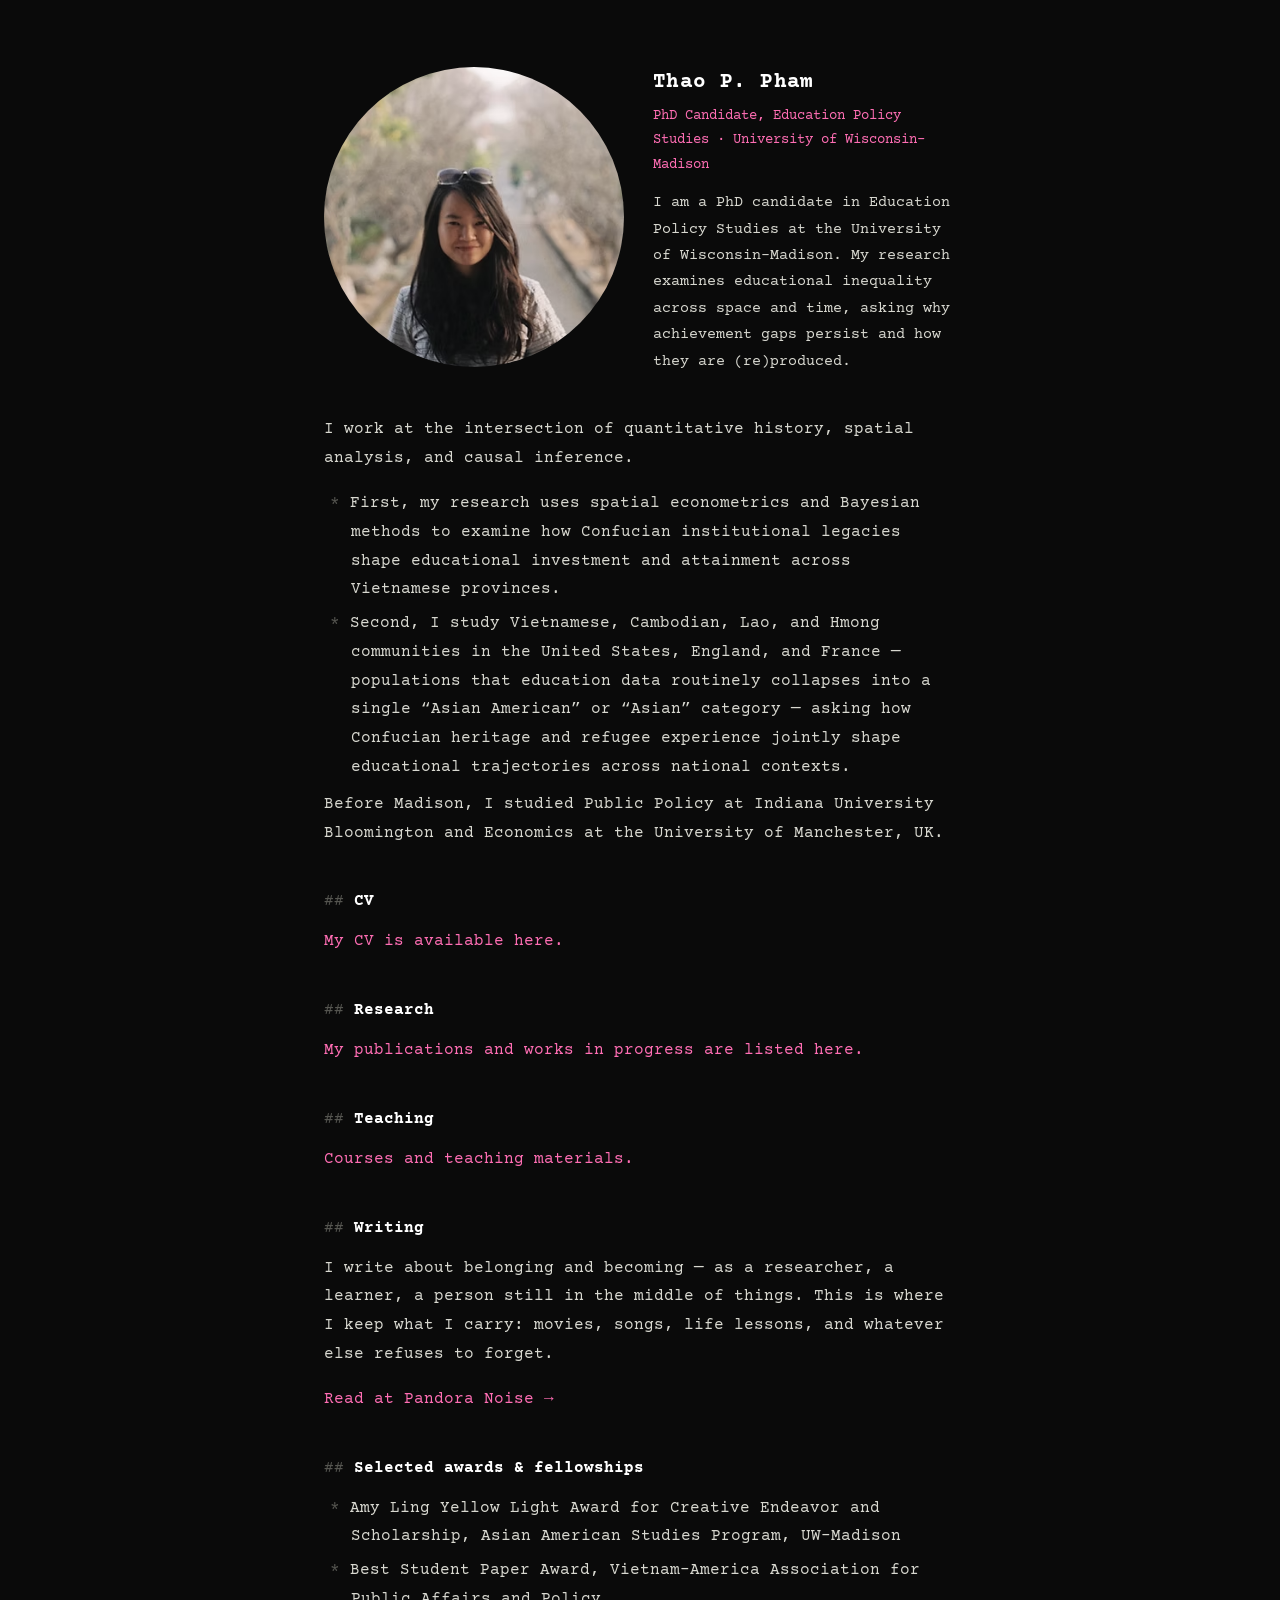
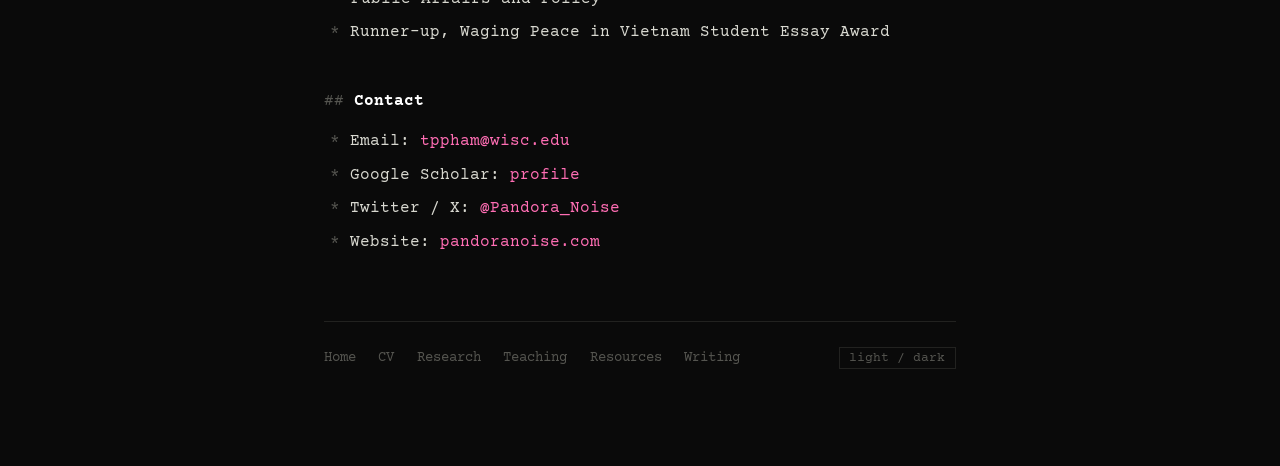
<file: index.html>
<!DOCTYPE html>
<html lang="en">
<head>
  <meta charset="UTF-8" />
  <meta name="viewport" content="width=device-width, initial-scale=1.0" />
  <title>Thao P. Pham</title>
  <link rel="preconnect" href="https://fonts.googleapis.com" />
  <link rel="preconnect" href="https://fonts.gstatic.com" crossorigin />
  <link rel="stylesheet" href="style.css" />
</head>
<body>

<div class="header-row">
  <img src="photo.jpg" alt="Thao P. Pham" class="header-photo" />
  <div class="header-text">
    <h1>Thao P. Pham</h1>
    <p class="title-line">PhD Candidate, Education Policy Studies &middot; University of Wisconsin&ndash;Madison</p>
    <p class="intro">
      I am a PhD candidate in Education Policy Studies at the University of Wisconsin&ndash;Madison. My research examines educational inequality across space and time, asking why achievement gaps persist and how they are (re)produced.
    </p>
  </div>
</div>

<p>I work at the intersection of quantitative history, spatial analysis, and causal inference.</p>
<ul>
  <li>First, my research uses spatial econometrics and Bayesian methods to examine how Confucian institutional legacies shape educational investment and attainment across Vietnamese provinces.</li>
  <li>Second, I study Vietnamese, Cambodian, Lao, and Hmong communities in the United States, England, and France &mdash; populations that education data routinely collapses into a single &ldquo;Asian American&rdquo; or &ldquo;Asian&rdquo; category &mdash; asking how Confucian heritage and refugee experience jointly shape educational trajectories across national contexts.</li>
</ul>
<p>
  Before Madison, I studied Public Policy at Indiana University Bloomington and Economics at the
  University of Manchester, UK.
</p>

<h3>CV</h3>
<p><a href="cv.pdf">My CV is available here.</a></p>

<h3>Research</h3>
<p><a href="research.html">My publications and works in progress are listed here.</a></p>

<h3>Teaching</h3>
<p><a href="teaching.html">Courses and teaching materials.</a></p>

<h3>Writing</h3>
<p>
I write about belonging and becoming — as a researcher, a learner, a person still in the middle of things. This is where I keep what I carry: movies, songs, life lessons, and whatever else refuses to forget.
<p><a href="https://www.pandoranoise.com/the-blog" target="_blank">Read at Pandora Noise &rarr;</a></p>
</p>

<h3> Selected awards &amp; fellowships</h3>
<ul>
  <li>Amy Ling Yellow Light Award for Creative Endeavor and Scholarship, Asian American Studies Program, UW&ndash;Madison</li>
  <li>Best Student Paper Award, Vietnam-America Association for Public Affairs and Policy</li>
  <li>Runner-up, Waging Peace in Vietnam Student Essay Award</li>
</ul>

<h3>Contact</h3>
<ul>
  <li>Email: <a href="mailto:tppham@wisc.edu">tppham@wisc.edu</a></li>
  <li>Google Scholar: <a href="https://scholar.google.com/citations?hl=vi&user=BHTfbCAAAAAJ" target="_blank">profile</a></li>
  <li>Twitter / X: <a href="https://x.com/Pandora_Noise" target="_blank">@Pandora_Noise</a></li>
  <li>Website: <a href="https://www.pandoranoise.com/" target="_blank">pandoranoise.com</a></li>
</ul>

<nav class="site-nav">
  <a href="index.html">Home</a>
  <a href="cv.pdf">CV</a>
  <a href="research.html">Research</a>
  <a href="teaching.html">Teaching</a>
  <a href="resources.html">Resources</a>
  <a href="blog.html">Writing</a>
  <button class="theme-toggle" onclick="toggleTheme()">light / dark</button>
</nav>

<script>
  (function(){ if(localStorage.getItem("theme")==="light") document.body.classList.add("light"); })();
  function toggleTheme(){ document.body.classList.toggle("light"); localStorage.setItem("theme", document.body.classList.contains("light")?"light":"dark"); }
</script>
</body>
</html>
</file>
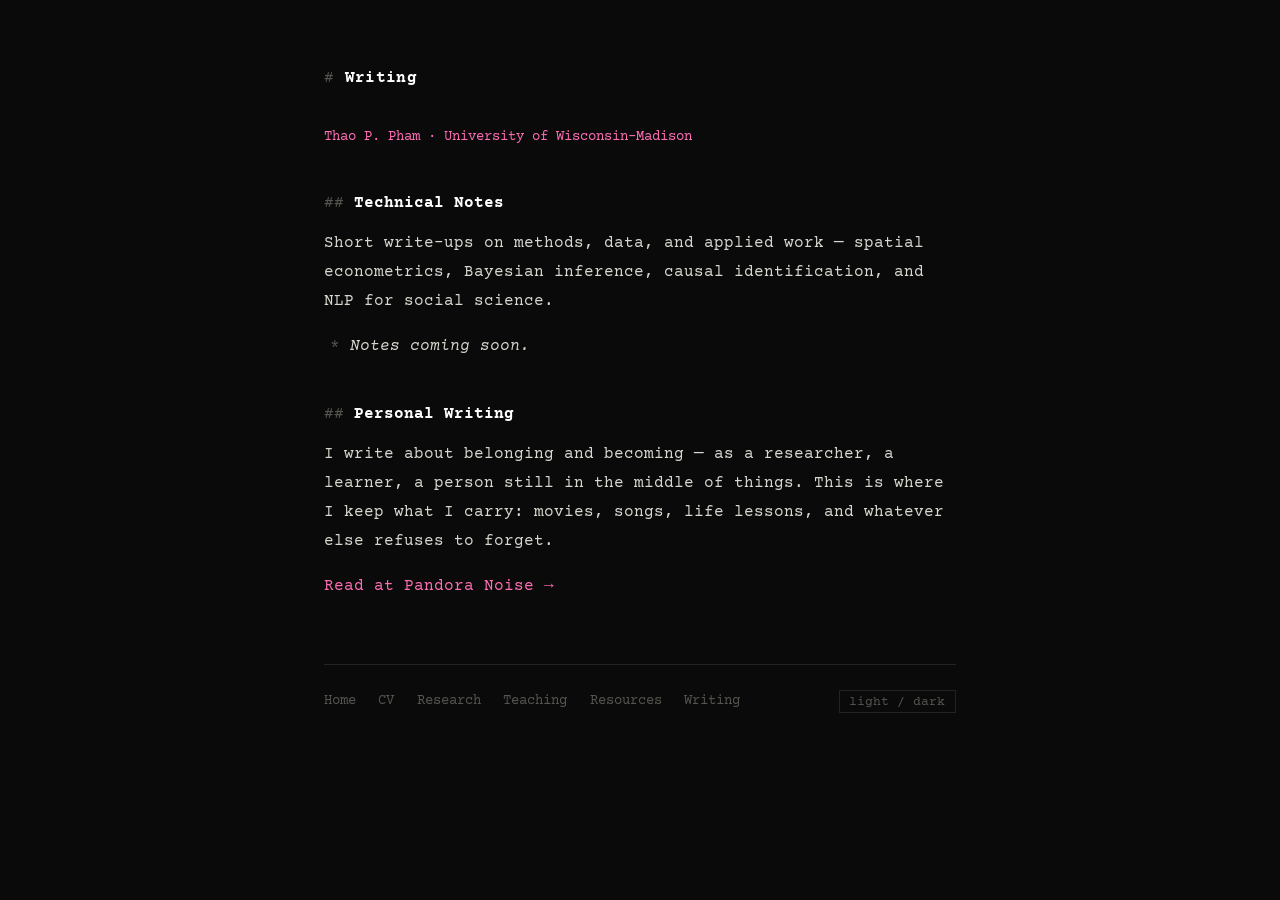
<file: blog.html>
<!DOCTYPE html>
<html lang="en">
<head>
  <meta charset="UTF-8" />
  <meta name="viewport" content="width=device-width, initial-scale=1.0" />
  <title>Writing &mdash; Thao P. Pham</title>
  <link rel="preconnect" href="https://fonts.googleapis.com" />
  <link rel="preconnect" href="https://fonts.gstatic.com" crossorigin />
  <link rel="stylesheet" href="style.css" />
</head>
<body>

<h1 class="page-title">Writing</h1>
<p class="title-line"><a href="index.html">Thao P. Pham</a> &middot; University of Wisconsin&ndash;Madison</p>

<h3>Technical Notes</h3>
<p>Short write-ups on methods, data, and applied work — spatial econometrics, Bayesian inference, causal identification, and NLP for social science.</p>
<ul>
  <!-- Add technical notes here, e.g.:
  <li><a href="notes/spatial-rdd.html">Spatial RDD: a practical guide</a> (2026)</li>
  -->
  <li><em>Notes coming soon.</em></li>
</ul>

<h3>Personal Writing</h3>
<p>
  I write about belonging and becoming — as a researcher, a learner, a person still in the middle of things. This is where I keep what I carry: movies, songs, life lessons, and whatever else refuses to forget.
<p><a href="https://www.pandoranoise.com/the-blog" target="_blank">Read at Pandora Noise &rarr;</a></p>

<nav class="site-nav">
  <a href="index.html">Home</a>
  <a href="cv.pdf">CV</a>
  <a href="research.html">Research</a>
  <a href="teaching.html">Teaching</a>
  <a href="resources.html">Resources</a>
  <a href="blog.html">Writing</a>
  <button class="theme-toggle" onclick="toggleTheme()">light / dark</button>
</nav>

<script>
  (function(){ if(localStorage.getItem("theme")==="light") document.body.classList.add("light"); })();
  function toggleTheme(){ document.body.classList.toggle("light"); localStorage.setItem("theme", document.body.classList.contains("light")?"light":"dark"); }
</script>
</body>
</html>
</file>
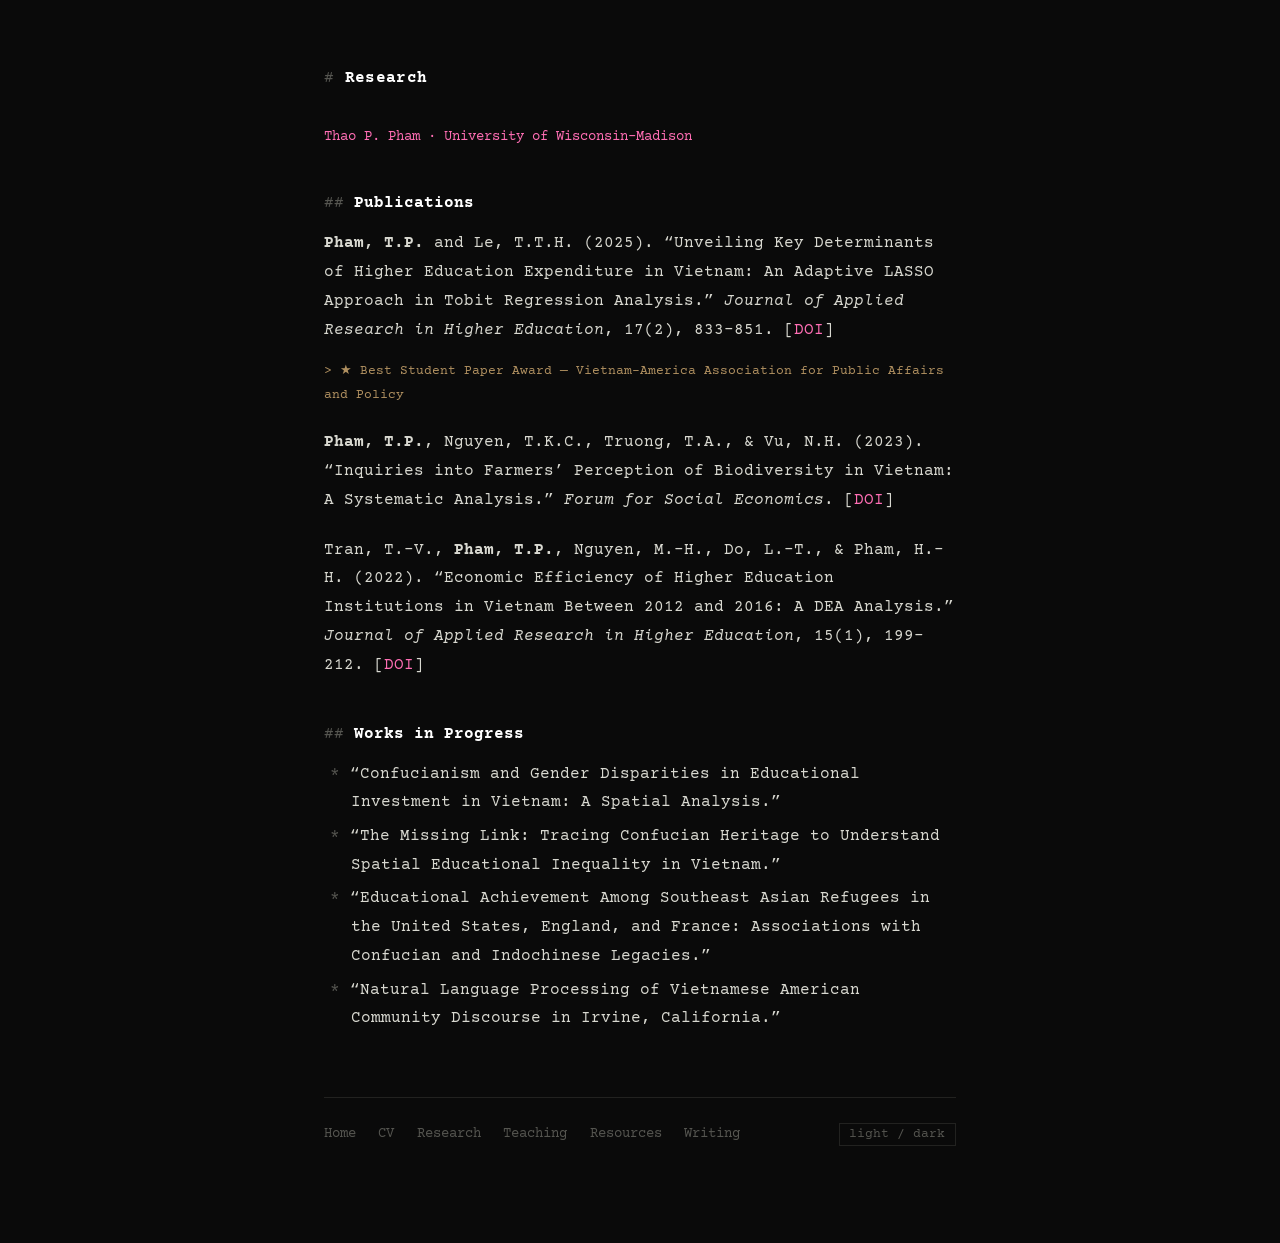
<file: research.html>
<!DOCTYPE html>
<html lang="en">
<head>
  <meta charset="UTF-8" />
  <meta name="viewport" content="width=device-width, initial-scale=1.0" />
  <title>Research &mdash; Thao P. Pham</title>
  <link rel="preconnect" href="https://fonts.googleapis.com" />
  <link rel="preconnect" href="https://fonts.gstatic.com" crossorigin />
  <link rel="stylesheet" href="style.css" />
</head>
<body>

<h1 class="page-title">Research</h1>
<p class="title-line"><a href="index.html">Thao P. Pham</a> &middot; University of Wisconsin&ndash;Madison</p>

<h3>Publications</h3>

<div class="pub">
  <p>
    <strong>Pham, T.P.</strong> and Le, T.T.H. (2025). &ldquo;Unveiling Key Determinants of Higher Education
    Expenditure in Vietnam: An Adaptive LASSO Approach in Tobit Regression Analysis.&rdquo;
    <em>Journal of Applied Research in Higher Education</em>, 17(2), 833&ndash;851.
    [<a href="https://doi.org/10.1108/JARHE-06-2023-0263" target="_blank">DOI</a>]
  </p>
  <span class="pub-award">&#9733; Best Student Paper Award &mdash; Vietnam-America Association for Public Affairs and Policy</span>
</div>

<div class="pub">
  <p>
    <strong>Pham, T.P.</strong>, Nguyen, T.K.C., Truong, T.A., &amp; Vu, N.H. (2023).
    &ldquo;Inquiries into Farmers&rsquo; Perception of Biodiversity in Vietnam: A Systematic Analysis.&rdquo;
    <em>Forum for Social Economics</em>.
    [<a href="https://doi.org/10.1080/07360932.2023.2288793" target="_blank">DOI</a>]
  </p>
</div>

<div class="pub">
  <p>
    Tran, T.-V., <strong>Pham, T.P.</strong>, Nguyen, M.-H., Do, L.-T., &amp; Pham, H.-H. (2022).
    &ldquo;Economic Efficiency of Higher Education Institutions in Vietnam Between 2012 and 2016: A DEA Analysis.&rdquo;
    <em>Journal of Applied Research in Higher Education</em>, 15(1), 199&ndash;212.
    [<a href="https://doi.org/10.1108/JARHE-06-2021-0238" target="_blank">DOI</a>]
  </p>
</div>

<h3>Works in Progress</h3>
<ul>
  <li>&ldquo;Confucianism and Gender Disparities in Educational Investment in Vietnam: A Spatial Analysis.&rdquo;</li>
  <li>&ldquo;The Missing Link: Tracing Confucian Heritage to Understand Spatial Educational Inequality in Vietnam.&rdquo;</li>
  <li>&ldquo;Educational Achievement Among Southeast Asian Refugees in the United States, England, and France: Associations with Confucian and Indochinese Legacies.&rdquo;</li>
  <li>&ldquo;Natural Language Processing of Vietnamese American Community Discourse in Irvine, California.&rdquo;</li>
</ul>

<nav class="site-nav">
  <a href="index.html">Home</a>
  <a href="cv.pdf">CV</a>
  <a href="research.html">Research</a>
  <a href="teaching.html">Teaching</a>
  <a href="resources.html">Resources</a>
  <a href="blog.html">Writing</a>
  <button class="theme-toggle" onclick="toggleTheme()">light / dark</button>
</nav>

<script>
  (function(){ if(localStorage.getItem("theme")==="light") document.body.classList.add("light"); })();
  function toggleTheme(){ document.body.classList.toggle("light"); localStorage.setItem("theme", document.body.classList.contains("light")?"light":"dark"); }
</script>
</body>
</html>
</file>
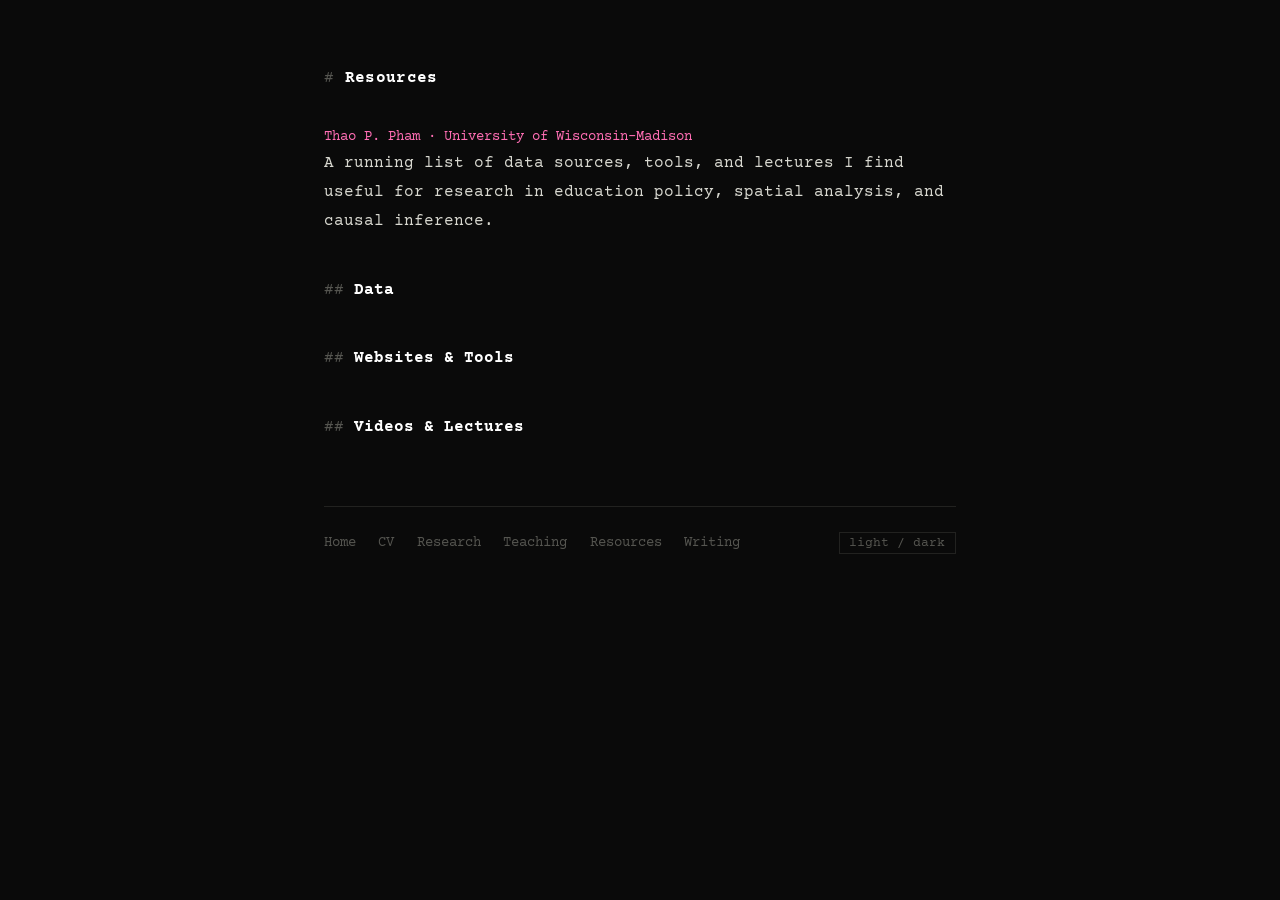
<file: resources.html>
<!DOCTYPE html>
<html lang="en">
<head>
  <meta charset="UTF-8" />
  <meta name="viewport" content="width=device-width, initial-scale=1.0" />
  <title>Resources &mdash; Thao P. Pham</title>
  <link rel="preconnect" href="https://fonts.googleapis.com" />
  <link rel="preconnect" href="https://fonts.gstatic.com" crossorigin />
  <link rel="stylesheet" href="style.css" />
</head>
<body>

<h1 class="page-title">Resources</h1>
<p class="title-line"><a href="index.html">Thao P. Pham</a> &middot; University of Wisconsin&ndash;Madison</p>

<p>A running list of data sources, tools, and lectures I find useful for research in education policy, spatial analysis, and causal inference.</p>

<h3>Data</h3>
<ul>
  <!-- Add your data sources here -->
</ul>

<h3>Websites &amp; Tools</h3>
<ul>
  <!-- Add useful websites/tools here -->
</ul>

<h3>Videos &amp; Lectures</h3>
<ul>
  <!-- Add lecture series, talks, YouTube playlists here -->
</ul>

<nav class="site-nav">
  <a href="index.html">Home</a>
  <a href="cv.pdf">CV</a>
  <a href="research.html">Research</a>
  <a href="teaching.html">Teaching</a>
  <a href="resources.html">Resources</a>
  <a href="blog.html">Writing</a>
  <button class="theme-toggle" onclick="toggleTheme()">light / dark</button>
</nav>

<script>
  (function(){ if(localStorage.getItem("theme")==="light") document.body.classList.add("light"); })();
  function toggleTheme(){ document.body.classList.toggle("light"); localStorage.setItem("theme", document.body.classList.contains("light")?"light":"dark"); }
</script>
</body>
</html>
</file>
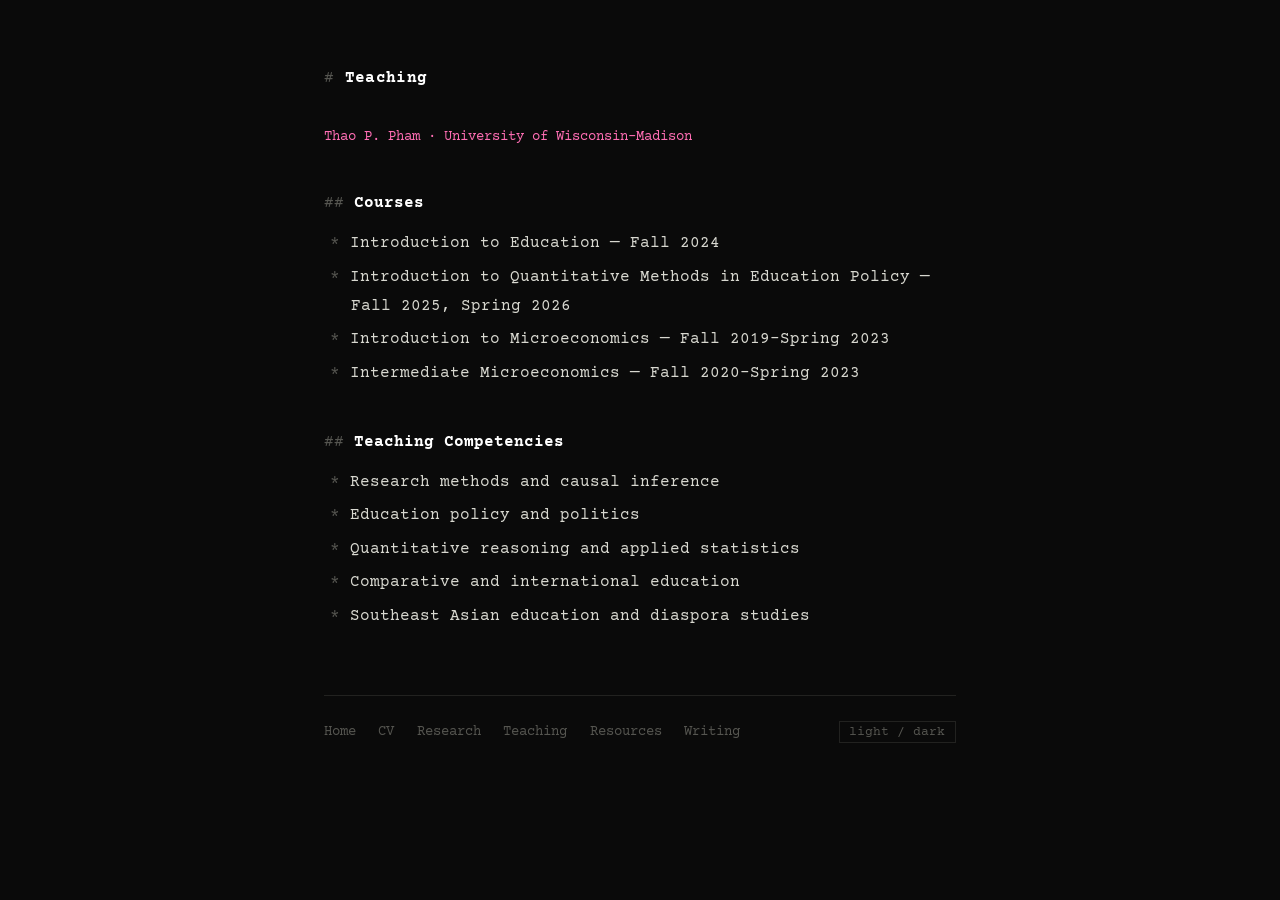
<file: teaching.html>
<!DOCTYPE html>
<html lang="en">
<head>
  <meta charset="UTF-8" />
  <meta name="viewport" content="width=device-width, initial-scale=1.0" />
  <title>Teaching &mdash; Thao P. Pham</title>
  <link rel="preconnect" href="https://fonts.googleapis.com" />
  <link rel="preconnect" href="https://fonts.gstatic.com" crossorigin />
  <link rel="stylesheet" href="style.css" />
</head>
<body>

<h1 class="page-title">Teaching</h1>
<p class="title-line"><a href="index.html">Thao P. Pham</a> &middot; University of Wisconsin&ndash;Madison</p>

<h3>Courses</h3>
<ul>
  <li>Introduction to Education &mdash; Fall 2024</li>
  <li>Introduction to Quantitative Methods in Education Policy &mdash; Fall 2025, Spring 2026</li>
<li>Introduction to Microeconomics &mdash; Fall 2019&ndash;Spring 2023</li>
<li>Intermediate Microeconomics &mdash; Fall 2020&ndash;Spring 2023</li>
</ul>

<h3>Teaching Competencies</h3>
<ul>
  <li>Research methods and causal inference</li>
  <li>Education policy and politics</li>
  <li>Quantitative reasoning and applied statistics</li>
  <li>Comparative and international education</li>
  <li>Southeast Asian education and diaspora studies</li>
</ul>

<nav class="site-nav">
  <a href="index.html">Home</a>
  <a href="cv.pdf">CV</a>
  <a href="research.html">Research</a>
  <a href="teaching.html">Teaching</a>
  <a href="resources.html">Resources</a>
  <a href="blog.html">Writing</a>
  <button class="theme-toggle" onclick="toggleTheme()">light / dark</button>
</nav>

<script>
  (function(){ if(localStorage.getItem("theme")==="light") document.body.classList.add("light"); })();
  function toggleTheme(){ document.body.classList.toggle("light"); localStorage.setItem("theme", document.body.classList.contains("light")?"light":"dark"); }
</script>
</body>
</html>
</file>
<file: style.css>
@import url('https://fonts.googleapis.com/css2?family=Courier+Prime:ital,wght@0,400;0,700;1,400&display=swap');

/* ── colour tokens ── */
:root {
  --bg:    #0a0a0a;
  --fg:    #d8d8d0;
  --h:     #ffffff;
  --muted: #555550;
  --link:  #ff6eb4;
  --hover: #ffffff;
  --border:#222220;
}

body.light {
  --bg:    #f4f0e6;
  --fg:    #2a2a26;
  --h:     #000000;
  --muted: #888880;
  --link:  #3a3a36;
  --hover: #000000;
  --border:#d4d0c4;
}

/* ── base ── */
*, *::before, *::after { box-sizing: border-box; margin: 0; padding: 0; }

body {
  background: var(--bg);
  color: var(--fg);
  font-family: 'Courier Prime', 'Courier New', monospace;
  font-size: 16px;
  line-height: 1.8;
  padding: 4rem 1.5rem 6rem;
  max-width: 680px;
  margin: 0 auto;
  transition: background 0.3s, color 0.3s;
}

a {
  color: var(--link);
  text-decoration: none;
}
a:hover {
  color: var(--hover);
  text-decoration: underline;
}

/* ── header with photo ── */
.header-row {
  display: flex;
  align-items: flex-start;
  gap: 1.8rem;
  margin-bottom: 2.5rem;
}

.header-photo {
  flex-shrink: 0;
  width: 300px;
  height: 300px;
  border-radius: 50%;
  object-fit: cover;
  object-position: center 50%;
  margin-top: 0.2rem;
  filter: grayscale(30%);
}

.header-text { flex: 1; }

/* ── name ── */
h1 {
  font-size: 1.3rem;
  font-weight: 700;
  color: var(--h);
  margin-bottom: 0.15rem;
  letter-spacing: 0.02em;
}

.title-line {
  font-size: 0.85rem;
  color: #ff6eb4;
  margin-bottom: 0;
}

.intro {
  margin-top: 0.8rem;
  margin-bottom: 0;
  font-size: 0.92rem;
}

/* ── section headings ── */
h3 {
  font-size: 1rem;
  font-weight: 700;
  color: var(--h);
  margin: 2.5rem 0 0.7rem;
}

h3::before {
  content: '## ';
  color: var(--muted);
  font-weight: 400;
}

/* ── page title on inner pages ── */
h1.page-title {
  font-size: 1rem;
  font-weight: 700;
  color: var(--h);
  margin-bottom: 2rem;
}

h1.page-title::before {
  content: '# ';
  color: var(--muted);
  font-weight: 400;
}

/* ── body text ── */
p { margin-bottom: 1rem; }

/* ── lists ── */
ul, ol {
  list-style: none;
  padding-left: 1.3rem;
  margin-bottom: 0.5rem;
}

li {
  margin-bottom: 0.3rem;
  padding-left: 0.4rem;
}

li::before {
  content: '* ';
  color: var(--muted);
  margin-left: -1.3rem;
}

/* ── publications ── */
.pub { margin-bottom: 1.3rem; }

.pub-award {
  font-size: 0.82rem;
  color: #b09060;
  display: block;
  margin-top: 0.2rem;
}

.pub-award::before { content: '> '; }

/* ── footer nav + toggle ── */
.site-nav {
  margin-top: 4rem;
  padding-top: 1.5rem;
  border-top: 1px solid var(--border);
  font-size: 0.85rem;
  display: flex;
  flex-wrap: wrap;
  align-items: center;
  gap: 0.4rem 1.4rem;
}

.site-nav a { color: var(--muted); }
.site-nav a:hover { color: var(--hover); text-decoration: none; }

.theme-toggle {
  margin-left: auto;
  background: none;
  border: 1px solid var(--border);
  color: var(--muted);
  font-family: inherit;
  font-size: 0.82rem;
  padding: 0.2rem 0.6rem;
  cursor: pointer;
  transition: color 0.2s, border-color 0.2s;
}

.theme-toggle:hover {
  color: var(--hover);
  border-color: var(--hover);
}

/* ── responsive ── */
@media (max-width: 500px) {
  .header-row { flex-direction: column; gap: 1rem; }
  .header-photo { width: 80px; height: 80px; }
  .theme-toggle { margin-left: 0; }
}
</file>
